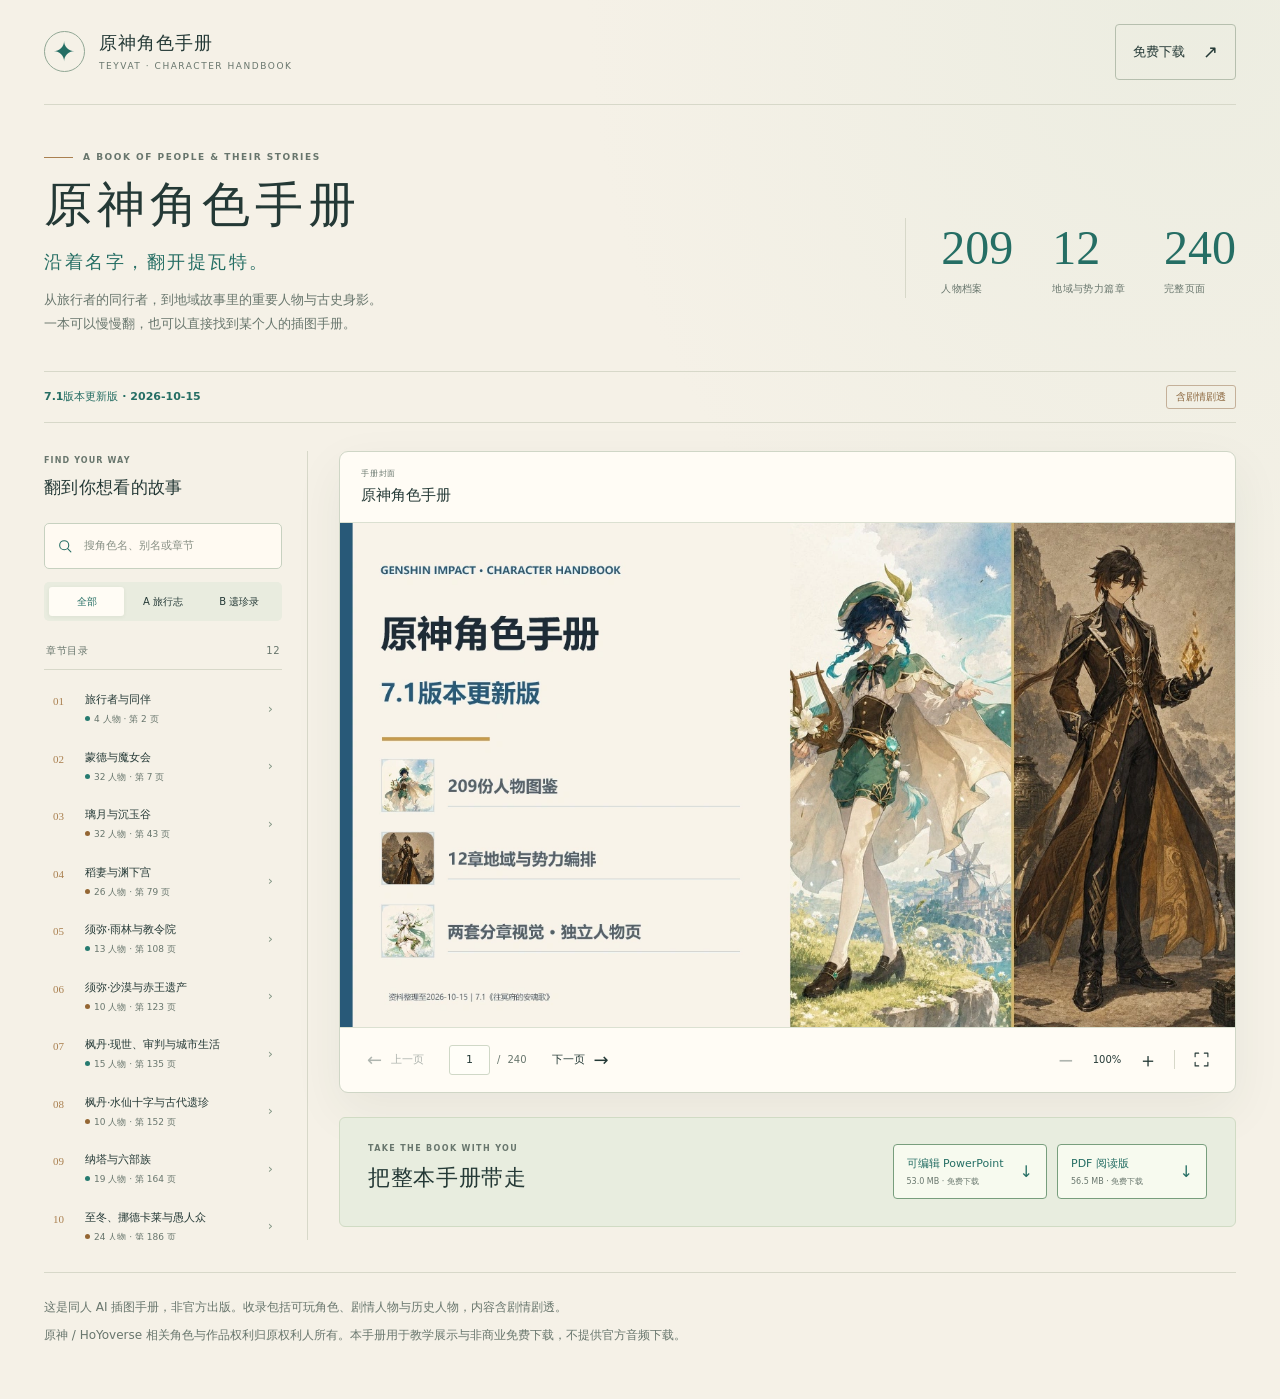
<file: index.html>
<!doctype html>
<html lang="zh-CN">
  <head>
    <meta charset="utf-8">
    <meta name="viewport" content="width=device-width, initial-scale=1">
    <meta name="theme-color" content="#f5f1e7">
    <meta name="description" content="在线翻阅原神人物插图手册，按人物或章节搜索并免费下载。">
    <title>原神角色手册 · 七国人物志</title>
    <link rel="stylesheet" href="assets/site.css?v=7.1-20261015-r2">
    <script src="assets/app.js?v=7.1-20261015-r2" defer></script>
  </head>
  <body>
    <a class="skip-link" href="#reader">跳到手册阅读区</a>
    <header class="masthead" id="masthead">
      <a class="brand" href="#page=1" aria-label="原神角色手册，回到封面">
        <span class="brand-mark" aria-hidden="true">✦</span>
        <span>原神角色手册<small>TEYVAT · CHARACTER HANDBOOK</small></span>
      </a>
      <a class="header-download" href="#downloads">免费下载 <span aria-hidden="true">↗</span></a>
    </header>

    <main id="main-content">
      <section class="introduction" aria-labelledby="book-title">
        <div class="intro-copy">
          <p class="eyebrow"><span></span> A BOOK OF PEOPLE &amp; THEIR STORIES</p>
          <h1 id="book-title">七国人物志</h1>
          <p class="intro-line">沿着名字，翻开提瓦特。</p>
          <p class="intro-description">从旅行者的同行者，到地域故事里的重要人物与古史身影。<br class="desktop-break">一本可以慢慢翻，也可以直接找到某个人的插图手册。</p>
        </div>
        <dl class="book-numbers" aria-label="手册规模">
          <div><dt>人物档案</dt><dd id="character-count">—</dd></div>
          <div><dt>地域与势力篇章</dt><dd id="chapter-count">—</dd></div>
          <div><dt>完整页面</dt><dd id="page-count">—</dd></div>
        </dl>
      </section>

      <div class="edition-strip" id="edition-strip">
        <span class="edition-label" id="edition-label">7.1版本更新版 · 2026-10-15</span>
        <span class="spoiler-pill">含剧情剧透</span>
      </div>

      <section class="library" aria-label="在线手册">
        <button class="drawer-backdrop" id="drawer-backdrop" aria-label="关闭目录" tabindex="-1" hidden></button>
        <aside class="sidebar" id="sidebar" aria-labelledby="contents-heading">
          <div class="sidebar-heading">
            <div><p class="eyebrow">FIND YOUR WAY</p><h2 id="contents-heading">翻到你想看的故事</h2></div>
            <button class="icon-button drawer-close" id="drawer-close" aria-label="关闭目录">×</button>
          </div>
          <label class="search-box" for="character-search">
            <svg aria-hidden="true" viewBox="0 0 24 24"><circle cx="10.8" cy="10.8" r="6.8"></circle><path d="m16 16 4.8 4.8"></path></svg>
            <input id="character-search" type="search" placeholder="搜角色名、别名或章节" autocomplete="off" spellcheck="false">
            <span class="visually-hidden">搜索角色名、别名或章节</span>
          </label>
          <div class="track-filter" role="group" aria-label="筛选手册篇章">
            <button type="button" class="is-active" data-track="all" aria-pressed="true">全部</button>
            <button type="button" data-track="A" aria-pressed="false">A 旅行志</button>
            <button type="button" data-track="B" aria-pressed="false">B 遗珍录</button>
          </div>
          <div class="navigation-meta"><span id="navigation-label">章节目录</span><span id="navigation-count">—</span></div>
          <p class="search-feedback visually-hidden" id="search-feedback" role="status"></p>
          <nav class="navigation-list" id="navigation-list" aria-label="章节目录与角色搜索结果"></nav>
        </aside>

        <div class="reading-column" id="reading-column">
          <section class="reader" id="reader" aria-labelledby="current-title" tabindex="-1">
            <div class="reader-heading">
              <button class="contents-toggle" id="contents-toggle" aria-expanded="false" aria-controls="sidebar"><span aria-hidden="true">☰</span> 目录 / 搜索</button>
              <div class="page-context"><span class="page-kind" id="page-kind">手册封面</span><h2 id="current-title">原神角色手册</h2></div>
              <span class="track-badge" id="current-track" hidden></span>
            </div>
            <div class="page-stage" id="page-stage" aria-busy="true">
              <div class="page-wrap" id="page-wrap"><img id="page-image" alt="" draggable="false" decoding="async" hidden></div>
              <div class="reader-message" id="reader-message"><span class="loading-star" aria-hidden="true">✦</span><p id="reader-message-text">正在打开手册…</p><button class="quiet-button" id="retry-button" hidden>重新打开</button></div>
              <div class="image-loading" id="image-loading" hidden><span aria-hidden="true">✦</span> 正在翻页</div>
            </div>
            <div class="reader-tools">
              <div class="page-navigation">
                <button class="turn-button" id="previous-page" aria-label="上一页" disabled><span aria-hidden="true">←</span><span class="turn-label">上一页</span></button>
                <form class="page-jump" id="page-jump"><label class="visually-hidden" for="page-input">跳转到页码</label><input id="page-input" type="number" min="1" value="1" inputmode="numeric" aria-label="当前页码，输入后按回车跳转"><span aria-hidden="true">/</span><span id="page-total">—</span><button class="visually-hidden focus-reveal" type="submit">跳转</button></form>
                <button class="turn-button" id="next-page" aria-label="下一页" disabled><span class="turn-label">下一页</span><span aria-hidden="true">→</span></button>
              </div>
              <div class="view-tools" role="group" aria-label="页面显示选项">
                <button class="icon-button" id="zoom-out" aria-label="缩小页面" disabled>−</button>
                <button class="zoom-value" id="zoom-reset" aria-label="恢复页面适应宽度">100%</button>
                <button class="icon-button" id="zoom-in" aria-label="放大页面">＋</button>
                <span class="tool-divider" aria-hidden="true"></span>
                <button class="icon-button fullscreen-button" id="fullscreen-button" aria-label="全屏阅读"><svg aria-hidden="true" viewBox="0 0 24 24"><path d="M8 3H3v5M16 3h5v5M21 16v5h-5M8 21H3v-5"></path></svg></button>
              </div>
            </div>
            <p class="reader-status" id="reader-status" role="status" aria-live="polite"></p>
          </section>
          <section class="downloads" id="downloads" aria-labelledby="download-heading">
            <div><p class="eyebrow">TAKE THE BOOK WITH YOU</p><h2 id="download-heading">把整本手册带走</h2></div>
            <div class="download-links" id="download-links"><p class="download-pending">完整下载文件正在准备。</p></div>
          </section>
        </div>
      </section>

    </main>
    <footer class="publication-note" aria-label="阅读与版权说明"><p>这是同人 AI 插图手册，非官方出版。收录包括可玩角色、剧情人物与历史人物，内容含剧情剧透。</p><p>原神 / HoYoverse 相关角色与作品权利归原权利人所有。本手册用于教学展示与非商业免费下载，不提供官方音频下载。</p></footer>
    <noscript><p class="noscript-note">请在浏览器开启 JavaScript，以查看在线手册与完整下载入口。</p></noscript>
  </body>
</html>
</file>
<file: assets/site.css>
@charset "UTF-8";

:root{color-scheme:light;--paper:#f5f1e7;--surface:#fffcf5;--ink:#243936;--muted:#68766d;--green:#256e64;--gold:#aa8050;--line:#d7d8c9;--track-a:#267b70;--track-b:#946633;--shadow:0 18px 50px #263b3210;font-family:"Microsoft YaHei","PingFang SC","Noto Sans CJK SC",system-ui,sans-serif;font-synthesis:none}
*{box-sizing:border-box}html{scroll-behavior:smooth;scroll-padding-top:24px}body{margin:0;color:var(--ink);background:radial-gradient(ellipse at 93% 0%,#d9e4d452,transparent 36%),var(--paper);font-size:14px;line-height:1.65}button,input,a{-webkit-tap-highlight-color:transparent}button,input{font:inherit}button,a{touch-action:manipulation}button{cursor:pointer}button:disabled{cursor:default;opacity:.36}a{color:inherit}button{color:inherit}svg{display:block;fill:none;stroke:currentColor;stroke-width:1.6;stroke-linecap:round;stroke-linejoin:round}button:focus-visible,a:focus-visible,input:focus-visible{outline:3px solid #3d9380;outline-offset:4px}button{border:0;background:none}button:disabled:focus-visible{outline:none}button:not(:disabled),a{transition:background .18s,color .18s,border-color .18s,box-shadow .18s} [hidden]{display:none!important}.visually-hidden{position:absolute!important;width:1px;height:1px;padding:0;margin:-1px;overflow:hidden;clip:rect(0,0,0,0);white-space:nowrap;border:0}.focus-reveal:focus{position:static!important;width:auto;height:auto;clip:auto;margin:0;overflow:visible}.skip-link{position:fixed;top:12px;left:12px;z-index:30;background:var(--surface);padding:10px 16px;transform:translateY(-180%);border-radius:8px}.skip-link:focus{transform:none}.masthead,main,footer{width:min(1440px,calc(100% - 88px));margin-inline:auto}.masthead{display:flex;align-items:center;justify-content:space-between;min-height:105px;border-bottom:1px solid var(--line)}.brand{display:flex;gap:14px;align-items:center;text-decoration:none;line-height:1.3;font-size:18px;letter-spacing:.06em;font-weight:700}.brand-mark{display:grid;place-items:center;width:41px;height:41px;color:var(--green);border:1px solid #91a795;border-radius:50%;font-size:27px;font-weight:400}.brand small{display:block;font-size:9px;font-weight:500;color:var(--muted);letter-spacing:.17em;margin-top:7px}.header-download{font-size:13px;text-decoration:none;display:flex;align-items:center;gap:18px;padding:12px 17px;border:1px solid #b6bfae;border-radius:4px}.header-download:hover{background:#e5ecdf}.header-download span{font-size:18px}.introduction{display:flex;justify-content:space-between;align-items:center;gap:50px;padding:46px 0 34px}.eyebrow{margin:0 0 11px;color:var(--muted);font-size:9px;letter-spacing:.17em;line-height:1.5;font-weight:600}.intro-copy .eyebrow{display:flex;align-items:center;gap:10px}.eyebrow span{height:1px;width:29px;background:var(--gold)}h1,h2,p{margin-top:0}h1{font-family:"Noto Serif CJK SC","Songti SC","SimSun",serif;font-size:48px;line-height:1.2;letter-spacing:.1em;font-weight:600;margin:0 0 14px}.intro-line{font-size:18px;letter-spacing:.14em;margin:0 0 11px;color:var(--green)}.intro-description{font-size:13px;line-height:1.9;color:var(--muted);margin-bottom:0}.book-numbers{display:flex;gap:39px;margin:28px 0 0;padding-left:35px;border-left:1px solid var(--line)}.book-numbers div{display:flex;flex-direction:column;align-items:flex-start}.book-numbers dt{order:2;font-size:10px;white-space:nowrap;color:var(--muted);margin-top:3px;letter-spacing:.04em}.book-numbers dd{margin:0;font-family:Georgia,"Times New Roman",serif;color:var(--green);font-size:48px;line-height:1.25;font-variant-numeric:tabular-nums}.edition-strip{display:flex;align-items:center;gap:17px;border-top:1px solid var(--line);border-bottom:1px solid var(--line);padding:13px 0;line-height:1.6;font-size:11px;margin-bottom:28px}.edition-label{color:var(--green);font-weight:600;white-space:nowrap}.edition-strip p{margin:0;color:var(--muted);flex:1}.spoiler-pill{font-size:10px;padding:3px 9px;border:1px solid #c4b099;color:#8c673e;white-space:nowrap;border-radius:3px}.library{display:grid;grid-template-columns:264px minmax(0,1fr);gap:31px;position:relative}.sidebar{min-width:0;border-right:1px solid var(--line);padding-right:25px}.sidebar-heading{display:flex;gap:12px;align-items:center;justify-content:space-between;margin-top:4px}.sidebar-heading .eyebrow{font-size:8px;letter-spacing:.14em;margin-bottom:7px}.sidebar-heading h2{font-size:17px;line-height:1.55;font-weight:500;margin:0 0 22px;letter-spacing:.02em}.search-box{display:flex;align-items:center;gap:9px;background:#fffaf2;border:1px solid #c7d1c0;padding:10px 12px;border-radius:5px}.search-box svg{width:16px;height:16px;flex-shrink:0;color:var(--green)}.search-box input{min-width:0;width:100%;border:0;outline:0;color:var(--ink);font-size:11px;line-height:22px;background:none}.search-box:focus-within{border-color:var(--green);box-shadow:0 0 0 2px #256e6417}.search-box input:focus-visible{outline:0}.search-box input::placeholder{color:#889085}.track-filter{display:flex;padding:5px;gap:1px;margin:13px 0 22px;background:#e9ecdf;border-radius:5px}.track-filter button{flex:1;font-size:10px;white-space:nowrap;padding:7px 2px;border-radius:3px;line-height:1.5}.track-filter button:hover{background:#ffffff80}.track-filter button.is-active{background:var(--surface);box-shadow:0 1px 4px #253e2110;color:var(--green);font-weight:700}.navigation-meta{display:flex;justify-content:space-between;color:var(--muted);font-size:10px;letter-spacing:.05em;padding:0 2px 10px;border-bottom:1px solid var(--line)}.navigation-list{padding:9px 0;max-height:570px;overflow:auto;scrollbar-width:thin;scrollbar-color:#c1cbbb transparent}.chapter-button,.character-button{width:100%;text-align:left;padding:10px 9px;display:flex;gap:12px;align-items:flex-start;border-radius:5px;line-height:1.4;margin:2px 0}.chapter-button:hover,.character-button:hover{background:#e7eddf}.chapter-button.is-current,.character-button.is-current{background:#dde9de}.chapter-number{font-family:Georgia,serif;font-size:11px;line-height:20px;color:var(--gold);min-width:20px;font-variant-numeric:tabular-nums}.navigation-copy{flex:1;min-width:0}.chapter-button strong,.character-button strong{display:block;font-size:11px;line-height:1.65;font-weight:500}.chapter-button small,.character-button small{display:block;color:var(--muted);font-size:9px;line-height:1.6;margin-top:3px}.chapter-arrow{font-size:13px;color:#819584;align-self:center}.track-dot{width:5px;height:5px;background:var(--track-a);display:inline-block;border-radius:50%;margin-right:4px;vertical-align:1px}.track-dot.track-b{background:var(--track-b)}.character-monogram{font-family:"SimSun",serif;display:grid;place-items:center;flex-shrink:0;width:29px;height:35px;background:#e7eddf;border:1px solid #c9d7c0;font-size:15px;color:var(--green)}.empty-search{font-size:12px;line-height:1.8;color:var(--muted);padding:22px 7px}.sidebar-footnote{display:flex;gap:10px;border-top:1px solid var(--line);padding-top:14px;margin-top:10px;color:var(--muted);font-size:9px;line-height:1.9}.sidebar-footnote p{margin:0}.tiny-star{font-size:16px;color:var(--gold)}.reading-column{min-width:0}.reader{background:var(--surface);border:1px solid #cfd6c6;border-radius:9px;overflow:hidden;box-shadow:var(--shadow)}.reader-heading{display:flex;align-items:center;justify-content:space-between;padding:16px 21px;min-height:70px;gap:16px;border-bottom:1px solid #dbe0d1}.page-context{min-width:0}.page-kind{display:block;font-size:8px;color:var(--muted);letter-spacing:.1em;line-height:1.6;margin-bottom:3px}.page-context h2{margin:0;font-size:15px;font-weight:500;line-height:1.5;text-wrap:balance}.track-badge{flex-shrink:0;align-self:center;font-size:9px;line-height:1.6;letter-spacing:.01em;color:var(--track-a);padding:3px 7px;background:#e1ede4;border-radius:3px}.track-badge.track-b{color:var(--track-b);background:#efe3d0}.page-stage{position:relative;width:100%;background:linear-gradient(135deg,#e4e9de,#edf0e6);overflow:auto;max-height:78vh;min-height:240px;aspect-ratio:16/9;scrollbar-width:thin;scrollbar-color:#aebda8 #edf0e6;touch-action:pan-y pinch-zoom;overscroll-behavior:contain}.page-stage.is-zoomed{touch-action:pan-x pan-y pinch-zoom;aspect-ratio:auto;height:min(70vh,720px)}.page-wrap{width:100%;min-width:100%;transform-origin:top left;min-height:100%}.page-wrap img{display:block;width:100%;height:auto;user-select:none;-webkit-user-select:none}.page-stage.is-loaded .page-wrap img{animation:page-arrive .22s ease-out}.reader-message{position:absolute;inset:0;display:flex;flex-direction:column;justify-content:center;align-items:center;padding:30px;text-align:center;color:var(--muted);font-size:13px}.reader-message p{margin:12px 0}.loading-star{font-size:30px;color:#719c7e;animation:gentle-turn 3s linear infinite}.reader-message.is-error .loading-star{animation:none;color:var(--gold)}.quiet-button{padding:7px 15px;border:1px solid #b5c2ab;border-radius:4px;font-size:11px;color:var(--green)}.quiet-button:hover{background:#e3ebdd}.image-loading{position:absolute;inset:auto 12px 12px auto;font-size:10px;line-height:1.5;background:#fffdf0e8;box-shadow:0 2px 10px #20352b15;color:var(--green);padding:7px 10px;border-radius:4px;pointer-events:none}.image-loading span{margin-right:4px}.reader-tools{display:flex;justify-content:space-between;align-items:center;min-height:65px;padding:11px 18px;border-top:1px solid #dbe0d1;gap:20px}.page-navigation{display:flex;align-items:center;gap:16px}.turn-button{display:flex;align-items:center;gap:9px;font-size:11px;padding:7px 9px;border-radius:4px;white-space:nowrap}.turn-button:hover:not(:disabled){background:#e5eddf;color:var(--green)}.turn-button>span[aria-hidden]{font-size:18px;line-height:1}.page-jump{display:flex;align-items:center;gap:7px;color:var(--muted);font-size:10px;font-variant-numeric:tabular-nums}.page-jump input{width:41px;padding:5px 2px;border:1px solid #d0d8c7;border-radius:3px;text-align:center;color:var(--ink);background:#fffef8;font-size:11px;-moz-appearance:textfield}.page-jump input::-webkit-inner-spin-button,.page-jump input::-webkit-outer-spin-button{-webkit-appearance:none;margin:0}.view-tools{display:flex;align-items:center;gap:2px}.icon-button{width:32px;height:32px;display:grid;place-items:center;border-radius:4px;font-size:20px;line-height:1}.icon-button:hover:not(:disabled){background:#e5eddf;color:var(--green)}.icon-button svg{width:17px;height:17px}.zoom-value{min-width:46px;font-size:10px;font-variant-numeric:tabular-nums;line-height:1.5;padding:8px 3px;border-radius:4px}.zoom-value:hover{background:#e5eddf}.tool-divider{height:19px;width:1px;background:var(--line);margin:0 8px}.reader-status{margin:0;position:absolute;width:1px;height:1px;overflow:hidden;clip:rect(0,0,0,0)}.reading-note{display:flex;justify-content:space-between;gap:14px;margin:10px 3px 24px;color:var(--muted);font-size:9px;line-height:1.7;min-height:17px}.reading-note p{margin:0}.reading-note p>span{color:var(--gold);margin-right:5px}.reading-note>span{color:#96704a;white-space:nowrap}.downloads{display:flex;align-items:center;justify-content:space-between;gap:28px;padding:25px 28px;background:#e8eddf;border:1px solid #d0dbc4;border-radius:6px}.downloads .eyebrow{font-size:8px;margin-bottom:8px}.downloads h2{font-family:"SimSun",serif;font-size:22px;font-weight:500;letter-spacing:.03em;line-height:1.4;margin-bottom:7px}.downloads p:not(.eyebrow){margin:0;font-size:10px;color:var(--muted)}.download-links{display:flex;align-items:center;gap:10px;flex-wrap:wrap;justify-content:flex-end}.download-link{display:flex;align-items:center;justify-content:space-between;gap:16px;border:1px solid #789e7d;padding:11px 13px;min-width:150px;background:#f7faef;border-radius:4px;text-decoration:none;color:var(--green)}.download-link:hover{background:#dcead2}.download-link strong{display:block;font-size:11px;font-weight:500;line-height:1.5}.download-link small{display:block;color:var(--muted);font-size:8px;margin-top:3px;line-height:1.4}.download-link span:last-child{font-size:16px}.publication-note{font-size:9px;line-height:1.9;color:var(--muted);margin:32px 0 27px;padding-top:23px;border-top:1px solid var(--line)}.publication-note p{margin:0 0 5px}.publication-note a{text-underline-offset:3px}.publication-note p:last-child{margin-bottom:0}footer{display:flex;justify-content:space-between;gap:24px;border-top:1px solid var(--line);padding:17px 0 25px;color:#849181;font-size:8px;letter-spacing:.06em}.contents-toggle,.drawer-close{display:none}.drawer-backdrop{position:fixed;inset:0;background:#1d342d5c;z-index:19}.noscript-note{margin:20px auto;width:min(1440px,calc(100% - 88px));padding:16px;background:#efe2c7;border:1px solid #c6ab7d}.reader:fullscreen{display:flex;flex-direction:column;border:0;border-radius:0;background:#e4e9de;padding:0 2vw;height:100%;overflow:auto}.reader:fullscreen .reader-heading,.reader:fullscreen .reader-tools{background:var(--surface);flex-shrink:0}.reader:fullscreen .page-stage{min-height:0;flex:1;aspect-ratio:auto;max-height:none;display:grid;place-items:center;width:100%}.reader:fullscreen .page-wrap{width:min(100%,calc((100vh - 145px)*16/9));min-width:0;min-height:0}.reader:fullscreen .page-stage.is-zoomed{display:block}.reader:fullscreen .page-stage.is-zoomed .page-wrap{min-width:100%}.reader:fullscreen .contents-toggle{display:none}
@keyframes gentle-turn{to{transform:rotate(180deg)}}@keyframes page-arrive{from{opacity:.7;transform:translateX(4px)}to{opacity:1;transform:translateX(0)}}
@media(min-width:1600px){.introduction{padding-top:55px;padding-bottom:40px}.library{grid-template-columns:275px minmax(0,1fr);gap:38px}.navigation-list{max-height:650px}}
@media(max-width:1150px){.masthead,main,footer{width:calc(100% - 54px)}.book-numbers{gap:23px;padding-left:25px}.book-numbers dd{font-size:40px}.library{grid-template-columns:235px minmax(0,1fr);gap:23px}.sidebar{padding-right:19px}.reader-heading{padding:14px 16px}.reader-tools{gap:10px;padding:10px 12px}.page-navigation{gap:7px}.turn-button{gap:5px;padding:7px}.downloads{padding:23px 20px;gap:20px}.download-links{gap:8px}.download-link{min-width:125px;padding:10px}.tool-divider{margin:0 4px}}
@media(max-width:900px){.introduction{padding:34px 0 28px;gap:26px}h1{font-size:42px}.intro-description{font-size:12px}.book-numbers{gap:24px;padding-left:23px;flex-wrap:wrap;justify-content:flex-start;max-width:235px}.book-numbers dd{font-size:36px}.book-numbers dt{font-size:9px}.edition-strip{flex-wrap:wrap;gap:8px 12px;padding:11px 0;margin-bottom:23px}.edition-strip p{order:3;flex-basis:100%;font-size:10px}.spoiler-pill{margin-left:auto}.library{display:block}.sidebar{display:none;position:fixed;z-index:20;inset:0 auto 0 0;width:min(340px,90vw);padding:24px;background:var(--paper);overflow:auto;box-shadow:8px 0 35px #243b3230;border:0;overscroll-behavior:contain}.sidebar.is-open{display:block}.sidebar-heading{margin-top:5px}.sidebar-heading h2{margin-bottom:21px}.drawer-close{display:grid;align-self:flex-start;font-size:26px;margin-top:5px}.navigation-list{max-height:none}.search-box input{font-size:14px}.track-filter button{font-size:12px;padding-block:8px}.chapter-button strong,.character-button strong{font-size:13px}.chapter-button small,.character-button small{font-size:10px}.navigation-meta{font-size:11px}.sidebar-footnote{font-size:10px}.contents-toggle{display:flex;align-items:center;gap:7px;color:var(--green);border:1px solid #c6d5bc;flex-shrink:0;border-radius:4px;padding:7px 10px;font-size:10px}.contents-toggle:hover{background:#e3ebdd}.contents-toggle>span{font-size:13px}.page-context{flex:1}.track-badge{font-size:8px}.reader-heading{gap:14px}.reader-tools{padding:11px 14px}.page-navigation{gap:15px}.turn-button{padding:7px 9px}.downloads{margin-top:0}.publication-note{margin-top:26px}}
@media(max-width:600px){.masthead,main,footer{width:calc(100% - 30px)}.masthead{min-height:79px}.brand{font-size:14px;gap:10px}.brand-mark{width:32px;height:32px;font-size:22px}.brand small{font-size:6px;letter-spacing:.11em;margin-top:5px}.header-download{font-size:10px;padding:8px 11px;gap:8px}.header-download span{font-size:14px}.introduction{display:block;padding:29px 1px 23px}.intro-copy .eyebrow{font-size:7px;letter-spacing:.13em;margin-bottom:14px}.eyebrow span{width:20px}h1{font-size:38px;margin-bottom:12px}.intro-line{font-size:16px;letter-spacing:.1em;margin-bottom:10px}.intro-description{font-size:11px;line-height:1.85}.desktop-break{display:none}.book-numbers{border:0;padding:0;margin:24px 0 0;max-width:none;gap:0;display:grid;grid-template-columns:repeat(3,1fr)}.book-numbers div{border-right:1px solid var(--line);padding:0 17px}.book-numbers div:first-child{padding-left:0}.book-numbers div:last-child{border:0}.book-numbers dd{font-size:33px}.book-numbers dt{font-size:8px}.edition-strip{font-size:10px;gap:6px 10px;padding:11px 1px;margin-bottom:18px}.edition-strip p{font-size:9px;line-height:1.9}.spoiler-pill{font-size:8px;padding:2px 7px}.reader{border-radius:6px}.reader-heading{padding:12px 10px;gap:10px;min-height:65px}.contents-toggle{font-size:9px;padding:7px;gap:5px}.contents-toggle>span{font-size:12px}.page-kind{font-size:7px}.page-context h2{font-size:11px;line-height:1.6}.track-badge{display:none!important}.page-stage{min-height:0;max-height:78vh}.page-stage.is-zoomed{height:55vh;min-height:200px}.reader-message{font-size:11px;padding:15px}.loading-star{font-size:21px}.reader-tools{display:flex;flex-wrap:wrap;justify-content:space-between;gap:8px;padding:9px 8px;min-height:53px}.page-navigation{gap:5px;flex:1}.turn-button{font-size:9px;gap:4px;padding:7px 3px}.turn-button>span[aria-hidden]{font-size:16px}.turn-label{display:none}.page-jump{gap:5px;font-size:9px}.page-jump input{width:36px;font-size:12px;min-height:32px}.view-tools{gap:0}.icon-button{width:28px;height:32px;font-size:18px}.zoom-value{min-width:39px;font-size:9px}.tool-divider{margin:0 3px;height:16px}.icon-button svg{width:15px;height:15px}.reading-note{font-size:8px;gap:8px;margin:9px 0 20px;flex-wrap:wrap}.downloads{display:block;padding:20px}.downloads h2{font-size:21px}.download-links{justify-content:flex-start;margin-top:17px;gap:9px}.download-link{min-width:130px;flex:1;padding:10px 12px}.downloads .eyebrow{font-size:7px}.publication-note{font-size:8px;line-height:1.95;margin:22px 0 19px;padding-top:18px}footer{font-size:6px;padding:15px 0 20px;flex-direction:column;gap:4px}.noscript-note{width:calc(100% - 30px);font-size:12px}.reader:fullscreen{padding:0}.reader:fullscreen .reader-heading{min-height:52px}.reader:fullscreen .page-wrap{width:min(100%,calc((100vh - 110px)*16/9))}.image-loading{font-size:8px;padding:5px 7px;bottom:7px;right:7px}}
@media(max-width:360px){.page-navigation{gap:3px}.view-tools .icon-button{width:25px}.page-jump{gap:3px}.tool-divider{margin:0 1px}.zoom-value{min-width:35px}.reader-tools{gap:4px}.brand small{font-size:5px}}
@media(orientation:landscape) and (max-height:600px){.page-stage{max-height:70vh}.page-stage.is-zoomed{height:70vh}.sidebar{padding-top:15px}.introduction{padding-top:23px;padding-bottom:23px}}
@media(prefers-reduced-motion:reduce){html{scroll-behavior:auto}*,*::before,*::after{animation:none!important;transition:none!important}}
.downloads{margin-top:24px}.edition-strip{justify-content:space-between}
.page-links{display:flex;align-items:center;gap:11px;flex-wrap:wrap;justify-content:flex-end}.page-links>span{color:#96704a;white-space:nowrap}.page-links nav{display:flex;align-items:center;gap:10px;flex-wrap:wrap}.page-links a{color:var(--green);text-decoration:none;border-bottom:1px solid #a2bba2;white-space:nowrap;line-height:1.7}.page-links a:hover{color:#164e44;border-color:var(--green)}
@media(max-width:600px){.page-links{justify-content:flex-start;gap:8px}.page-links nav{gap:9px}}

/* Mobile controls keep their own readable sizes, independent of page-image zoom. */
@media(max-width:900px){
  body{font-size:14px}
  .brand{min-height:44px}
  .brand small{font-size:10px}
  .header-download{font-size:14px;min-height:44px;padding:10px 14px}
  .eyebrow,.intro-copy .eyebrow,.sidebar-heading .eyebrow,.downloads .eyebrow{font-size:10px}
  .intro-description{font-size:14px;line-height:1.9}
  .book-numbers dt{font-size:12px;white-space:normal}
  .edition-strip,.edition-strip p,.edition-label{font-size:12px;line-height:1.85}
  .spoiler-pill{font-size:12px;padding:4px 9px}
  .search-box{min-height:46px;padding:8px 11px}
  .search-box input{font-size:16px;min-height:28px;line-height:1.6}
  .track-filter button{font-size:14px;min-height:42px;padding:8px 4px}
  .navigation-meta{font-size:12px}
  .chapter-button,.character-button{min-height:52px;padding:11px 9px}
  .chapter-button strong,.character-button strong{font-size:14px;line-height:1.65}
  .chapter-button small,.character-button small,.chapter-number{font-size:12px;line-height:1.7}
  .chapter-arrow{font-size:18px}
  .empty-search{font-size:14px}
  .sidebar-footnote{font-size:12px;line-height:1.85}
  .contents-toggle{font-size:14px;min-height:44px;padding:9px 11px}
  .contents-toggle>span{font-size:16px}
  .page-kind{font-size:12px;line-height:1.5;letter-spacing:.03em}
  .page-context h2{font-size:14px;line-height:1.6}
  .track-badge{font-size:12px}
  .turn-button{font-size:14px;min-width:44px;min-height:44px;padding:9px}
  .turn-label{display:inline}
  .turn-button>span[aria-hidden]{font-size:20px}
  .page-jump{font-size:14px;gap:8px}
  .page-jump input{width:50px;min-height:42px;font-size:16px;padding:7px 3px}
  .icon-button,.view-tools .icon-button{width:42px;height:42px;font-size:23px}
  .icon-button svg{width:20px;height:20px}
  .zoom-value,.view-tools .zoom-value{font-size:14px;min-width:58px;min-height:42px;padding:9px 5px}
  .tool-divider{height:24px;margin:0 7px}
  .reading-note{font-size:12px;line-height:1.8;align-items:flex-start}
  .reading-note>p{font-size:12px}
  .page-links{gap:9px}
  .page-links nav{gap:10px}
  .page-links a{display:inline-flex;align-items:center;font-size:14px;min-height:40px;padding:4px 1px;line-height:1.6}
  .page-links>span{font-size:12px}
  .reader-message{font-size:14px;line-height:1.8}
  .quiet-button{font-size:14px;min-height:42px;padding:9px 16px}
  .image-loading{font-size:12px;padding:8px 10px}
  .downloads p:not(.eyebrow){font-size:12px;line-height:1.8}
  .download-link{min-height:62px;padding:12px 14px}
  .download-link strong{font-size:14px;line-height:1.6}
  .download-link small{font-size:12px;line-height:1.7}
  .publication-note{font-size:12px;line-height:1.9}
  .publication-note p{margin-bottom:9px}
  footer{font-size:12px;line-height:1.8;flex-wrap:wrap}
  .noscript-note{font-size:14px}
}
@media(max-width:600px){
  .brand small{display:none}
  .masthead{gap:12px}
  .header-download{white-space:nowrap;padding:9px 11px}
  .book-numbers div{padding:0 10px}
  .book-numbers dt{font-size:12px;line-height:1.65;max-width:100%}
  .edition-strip{gap:9px 10px}
  .edition-strip p{font-size:12px;line-height:1.85}
  .reader-heading{flex-wrap:wrap;gap:10px 12px;padding:12px}
  .contents-toggle{padding:9px 10px;font-size:14px;gap:7px}
  .page-context{flex:1;min-width:110px}
  .reader-tools{padding:11px 12px;gap:8px;min-height:0}
  .page-navigation{flex:none;width:100%;justify-content:space-between;gap:7px}
  .turn-button{font-size:14px;padding:8px 4px;gap:5px}
  .page-jump{gap:6px}
  .view-tools{width:100%;justify-content:flex-end;gap:3px}
  .view-tools .icon-button{width:42px;height:42px}
  .view-tools .zoom-value{min-width:58px;font-size:14px}
  .tool-divider{margin:0 7px}
  .reading-note{font-size:12px;gap:7px;margin:11px 0 20px}
  .page-links{width:100%;justify-content:flex-start}
  .download-link{min-width:145px}
  .publication-note{font-size:12px}
  footer{font-size:12px;letter-spacing:.01em;gap:8px}
  footer span:last-child{font-size:10px;letter-spacing:.02em}
}
footer.publication-note{display:block;margin:32px auto 27px;padding:23px 0 25px;font-size:12px;line-height:1.9;letter-spacing:normal}
@media(max-width:600px){footer.publication-note{margin:22px auto 19px;padding:18px 0 20px}}
@media(max-width:480px){
  .download-links{flex-direction:column;align-items:stretch}
  .download-link{width:100%;flex:none}
  .download-link strong,.download-link small{white-space:nowrap}
}
</file>
